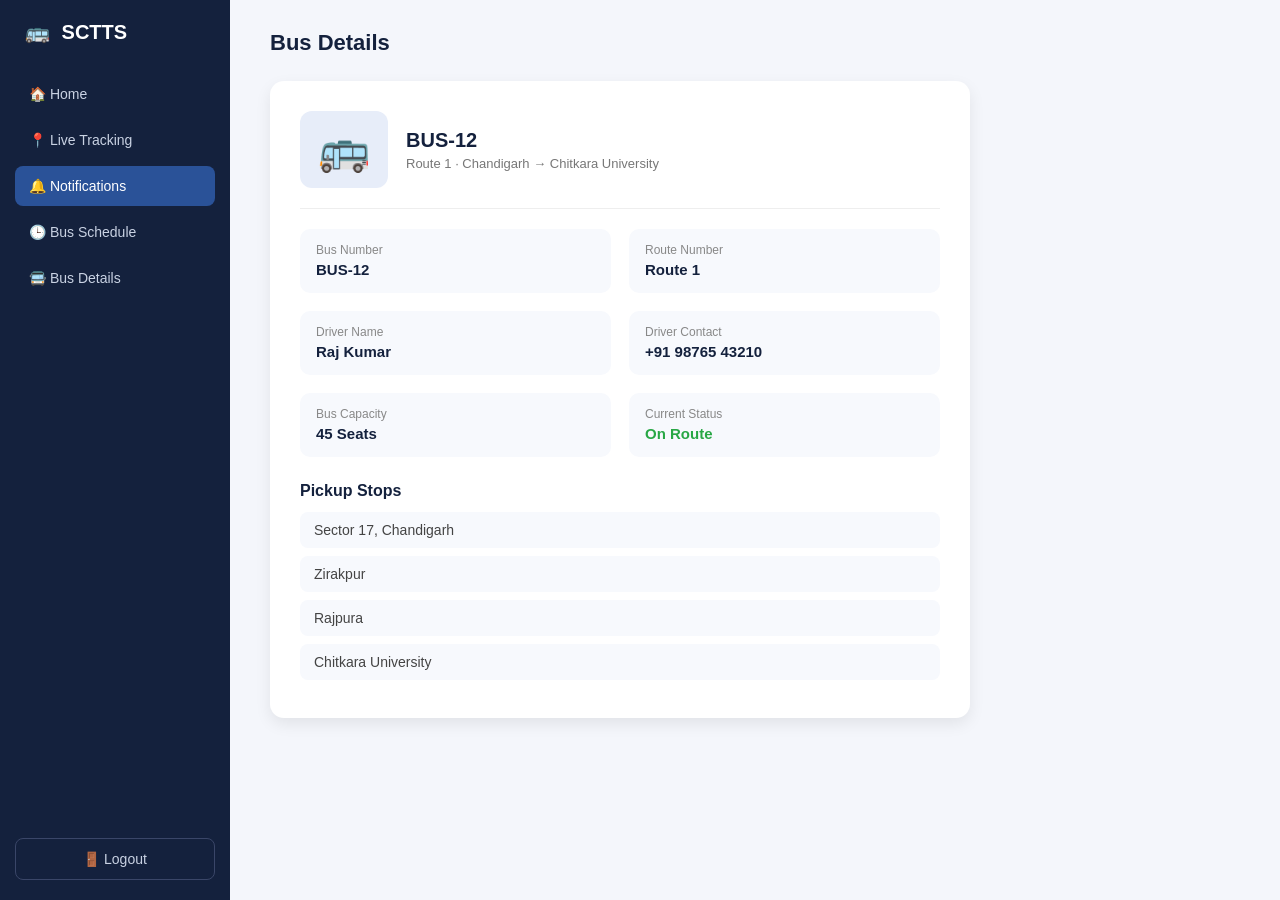
<file: html/bus-details.html>
<!DOCTYPE html>
<html lang="en">
<head>
<meta charset="UTF-8">
<meta name="viewport" content="width=device-width, initial-scale=1.0">
<title>SCTTS - Bus Details</title>
<link rel="stylesheet" href="../css/bus-details.css">
</head>
<body>

<div class="layout">


  </aside><aside class="sidebar">
    <div class="logo">🚌 <span>SCTTS</span></div>
    <nav class="nav-links">
      <a href="../html/dashboard.html">🏠 Home</a>
      <a href="../html/live-tracking.html">📍 Live Tracking</a>
      <a href="../html/notifications.html" class="active">🔔 Notifications</a>
      <a href="../html/schedule.html">🕒 Bus Schedule</a>
      <a href="../html/bus-details.html">🚍 Bus Details</a>
    </nav>
    <a href="../html/login.html" class="logout-btn">🚪 Logout</a>
  </aside>


  <main class="main-content">

    <header class="topbar">
      <h1>Bus Details</h1>
    </header>

    <section class="details-card">

      <div class="details-header">
        <div class="bus-emoji">🚌</div>
        <div>
          <h2>BUS-12</h2>
          <p>Route 1 · Chandigarh → Chitkara University</p>
        </div>
      </div>

      <div class="details-grid">
        <div class="detail-item">
          <span class="label">Bus Number</span>
          <span class="value">BUS-12</span>
        </div>
        <div class="detail-item">
          <span class="label">Route Number</span>
          <span class="value">Route 1</span>
        </div>
        <div class="detail-item">
          <span class="label">Driver Name</span>
          <span class="value">Raj Kumar</span>
        </div>
        <div class="detail-item">
          <span class="label">Driver Contact</span>
          <span class="value">+91 98765 43210</span>
        </div>
        <div class="detail-item">
          <span class="label">Bus Capacity</span>
          <span class="value">45 Seats</span>
        </div>
        <div class="detail-item">
          <span class="label">Current Status</span>
          <span class="value status-ok">On Route</span>
        </div>
      </div>

      <div class="stops-section">
        <h3>Pickup Stops</h3>
        <ul class="stops-list">
          <li>Sector 17, Chandigarh</li>
          <li>Zirakpur</li>
          <li>Rajpura</li>
          <li>Chitkara University</li>
        </ul>
      </div>

    </section>

  </main>

</div>

</body>
</html>
</file>
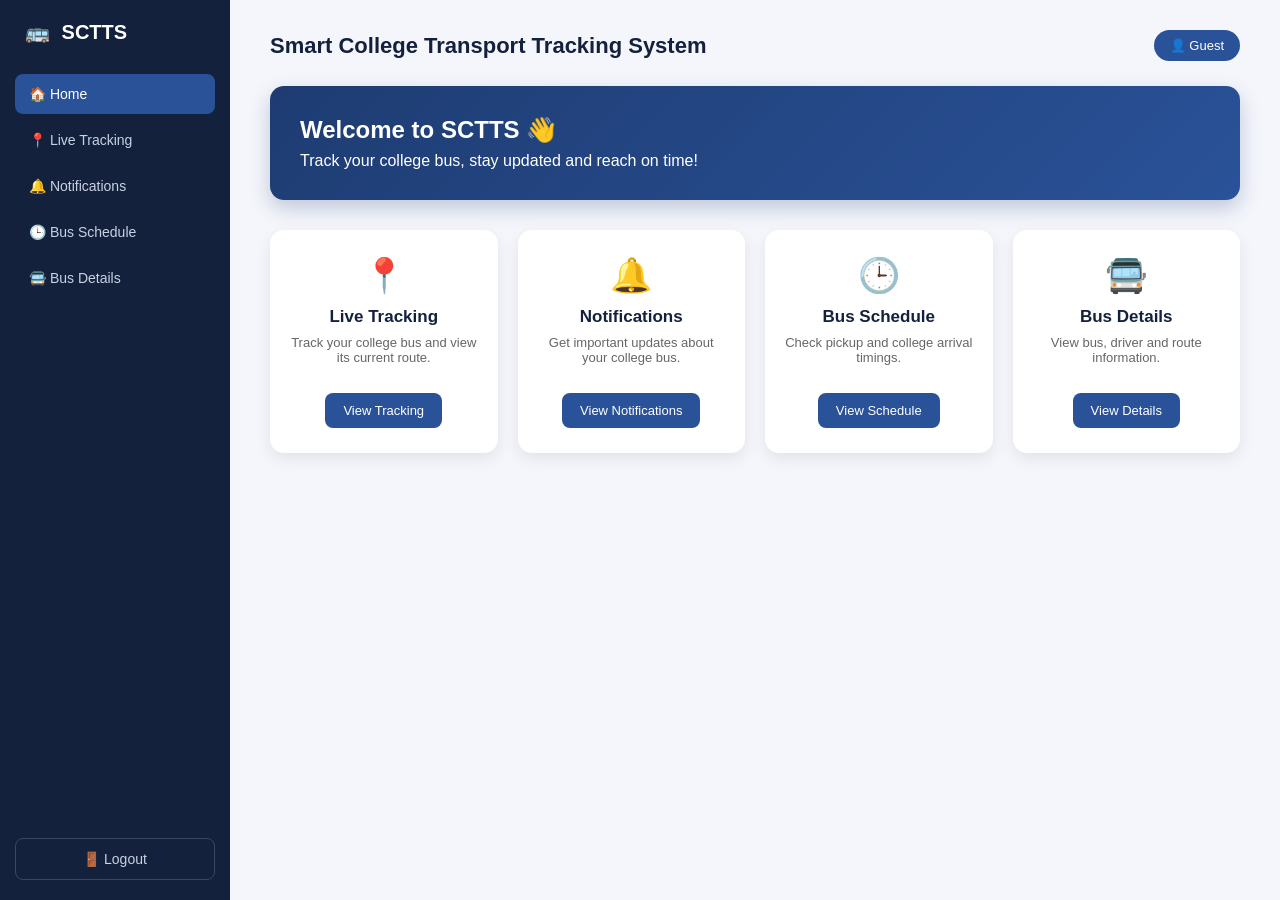
<file: html/dashboard.html>
<!DOCTYPE html>
<html lang="en">
<head>
<meta charset="UTF-8">
<meta name="viewport" content="width=device-width, initial-scale=1.0">
<title>SCTTS - Dashboard</title>
<link rel="stylesheet" href="../css/dashboard.css">
</head>
<body>

<div class="layout">

  
  <aside class="sidebar">
    <div class="logo">🚌 <span>SCTTS</span></div>

    <nav class="nav-links">
      <a href="../html/dashboard.html" class="active">🏠 Home</a>
      <a href="../html/live-tracking.html">📍 Live Tracking</a>
      <a href="../html/notifications.html">🔔 Notifications</a>
      <a href="../html/schedule.html">🕒 Bus Schedule</a>
      <a href="../html/bus-details.html">🚍 Bus Details</a>
    </nav>

    <button id="logoutBtn" class="logout-btn">🚪 Logout</button>
  </aside>

  
  <main class="main-content">

    <header class="topbar">
      <h1>Smart College Transport Tracking System</h1>
      <span id="userName" class="user-name"></span>
    </header>

    <section class="welcome-banner">
      <h2>Welcome to SCTTS 👋</h2>
      <p>Track your college bus, stay updated and reach on time!</p>
    </section>

    <section class="cards-grid">

      <div class="card">
        <div class="card-icon">📍</div>
        <h3>Live Tracking</h3>
        <p>Track your college bus and view its current route.</p>
        <a href="../html/live-tracking.html" class="card-btn">View Tracking</a>
      </div>

      <div class="card">
        <div class="card-icon">🔔</div>
        <h3>Notifications</h3>
        <p>Get important updates about your college bus.</p>
        <a href="../html/notifications.html" class="card-btn">View Notifications</a>
      </div>

      <div class="card">
        <div class="card-icon">🕒</div>
        <h3>Bus Schedule</h3>
        <p>Check pickup and college arrival timings.</p>
        <a href="../html/schedule.html" class="card-btn">View Schedule</a>
      </div>

      <div class="card">
        <div class="card-icon">🚍</div>
        <h3>Bus Details</h3>
        <p>View bus, driver and route information.</p>
        <a href="../html/bus-details.html" class="card-btn">View Details</a>
      </div>

    </section>

  </main>

</div>

<script src="../js/dashboard.js"></script>
</body>
</html>
</file>
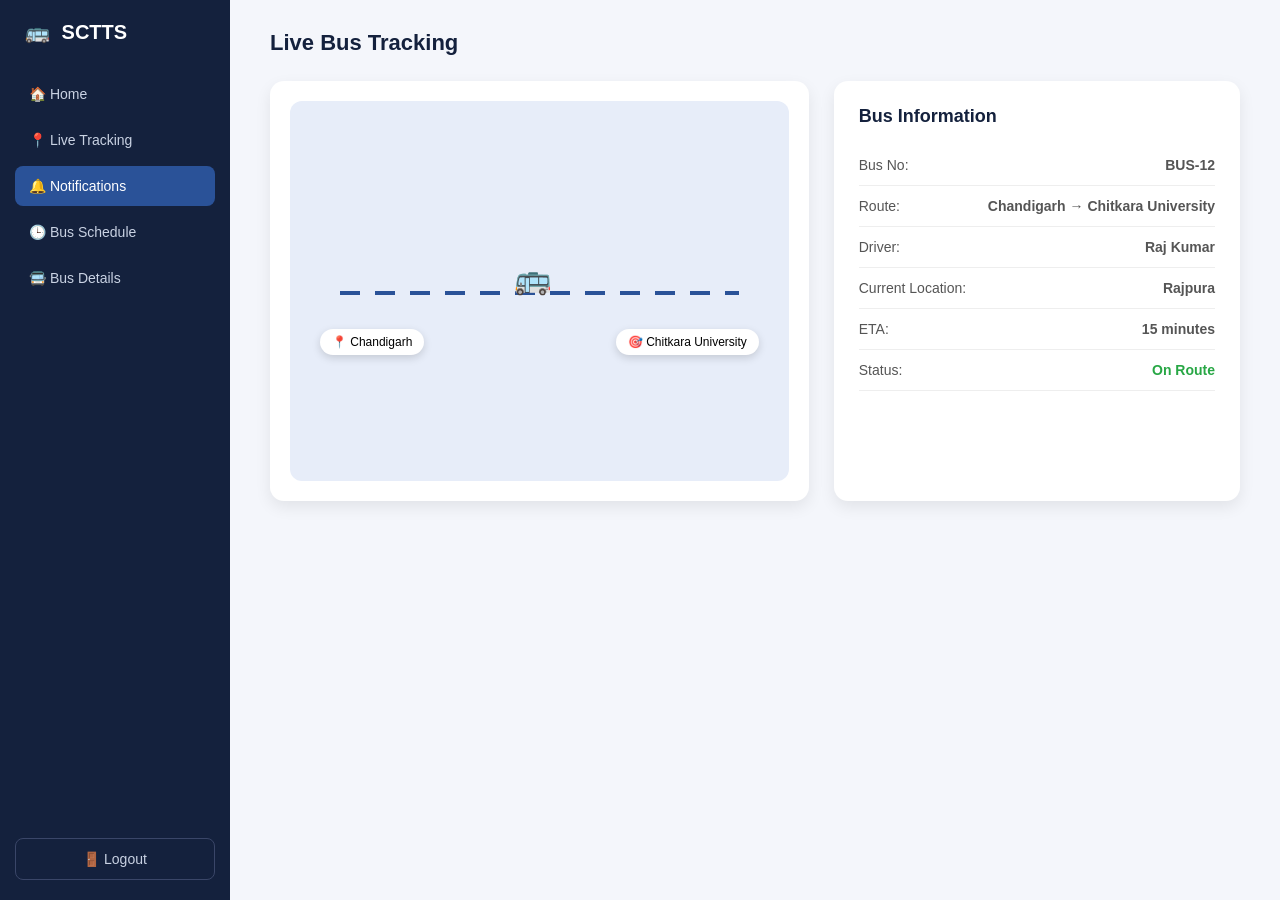
<file: html/live-tracking.html>
<!DOCTYPE html>
<html lang="en">
<head>
<meta charset="UTF-8">
<meta name="viewport" content="width=device-width, initial-scale=1.0">
<title>SCTTS - Live Tracking</title>
<link rel="stylesheet" href="../css/live-tracking.css">
</head>
<body>

<div class="layout">

 <aside class="sidebar">
    <div class="logo">🚌 <span>SCTTS</span></div>
    <nav class="nav-links">
      <a href="../html/dashboard.html">🏠 Home</a>
      <a href="../html/live-tracking.html">📍 Live Tracking</a>
      <a href="../html/notifications.html" class="active">🔔 Notifications</a>
      <a href="../html/schedule.html">🕒 Bus Schedule</a>
      <a href="../html/bus-details.html">🚍 Bus Details</a>
    </nav>
    <a href="../html/login.html" class="logout-btn">🚪 Logout</a>
  </aside>


  <main class="main-content">

    <header class="topbar">
      <h1>Live Bus Tracking</h1>
    </header>

    <section class="tracking-wrapper">

      <div class="map-box">
        <div class="map-placeholder">
          <div class="route-line"></div>
          <div class="bus-marker">🚌</div>
          <div class="pin start">📍 Chandigarh</div>
          <div class="pin end">🎯 Chitkara University</div>
        </div>
      </div>

      <div class="info-card">
        <h2>Bus Information</h2>

        <div class="info-row">
          <span>Bus No:</span>
          <strong>BUS-12</strong>
        </div>
        <div class="info-row">
          <span>Route:</span>
          <strong>Chandigarh → Chitkara University</strong>
        </div>
        <div class="info-row">
          <span>Driver:</span>
          <strong>Raj Kumar</strong>
        </div>
        <div class="info-row">
          <span>Current Location:</span>
          <strong>Rajpura</strong>
        </div>
        <div class="info-row">
          <span>ETA:</span>
          <strong>15 minutes</strong>
        </div>
        <div class="info-row">
          <span>Status:</span>
          <strong class="status on-route">On Route</strong>
        </div>
      </div>

    </section>

  </main>

</div>

</body>
</html>
</file>
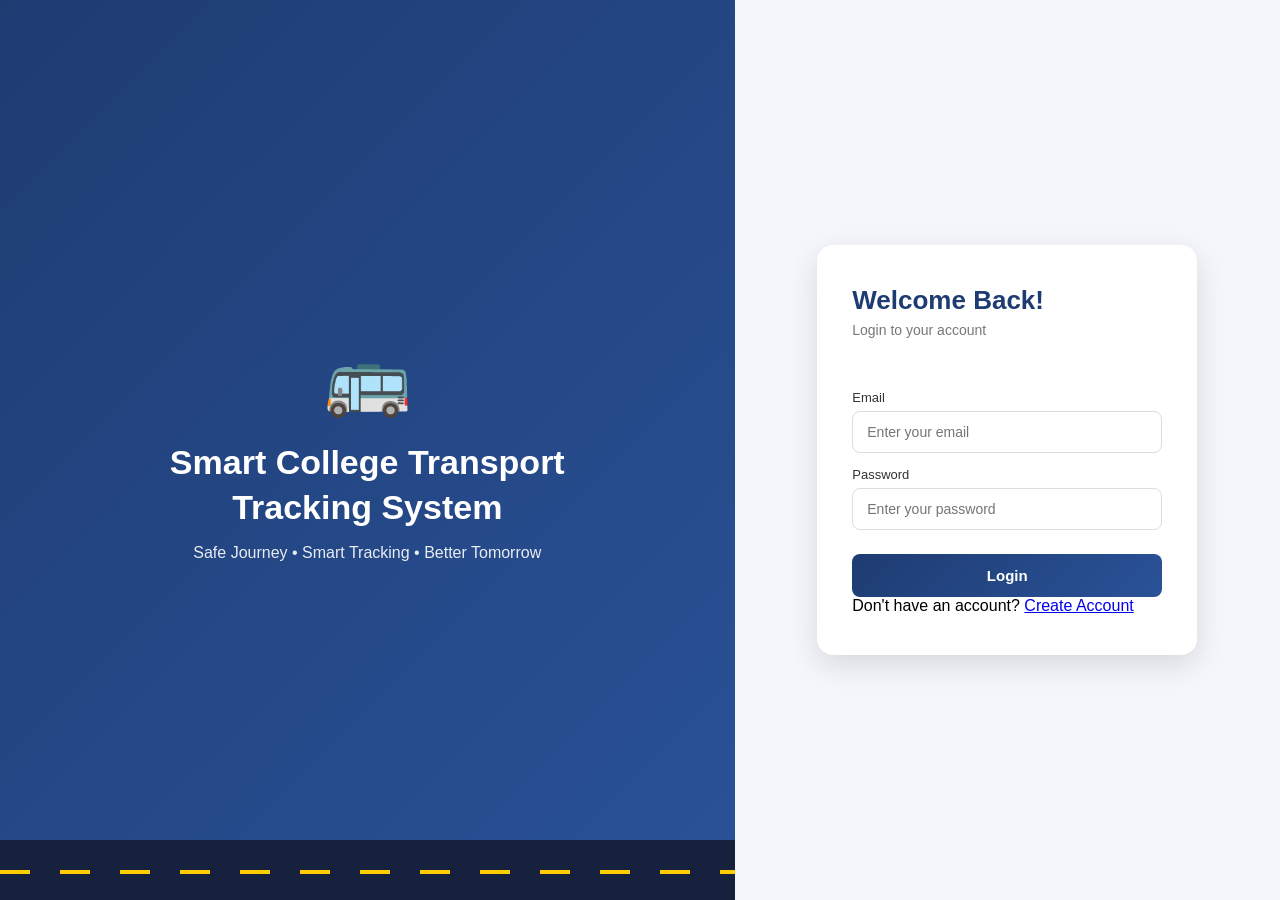
<file: html/login.html>
<!DOCTYPE html>
<html lang="en">

<head>
    <meta charset="UTF-8">
    <meta name="viewport" content="width=device-width, initial-scale=1.0">

    <title>SCTTS - Login</title>

    <link rel="stylesheet" href="../css/login.css">
</head>

<body>

    <div class="login-wrapper">

        <div class="login-left">

            <div class="left-content">

                <div class="bus-icon">🚌</div>

                <h1>
                    Smart College Transport
                    <br>
                    Tracking System
                </h1>

                <p>
                    Safe Journey • Smart Tracking • Better Tomorrow
                </p>

            </div>

            <div class="road"></div>

        </div>


        <div class="login-right">

            <div class="login-card">

                <h2>Welcome Back!</h2>

                <p class="subtitle">
                    Login to your account
                </p>

                <p id="errorMsg" class="error-msg"></p>

                <form id="loginForm">

                    <label for="email">
                        Email
                    </label>

                    <input
                        type="email"
                        id="email"
                        placeholder="Enter your email"
                        required
                    >

                    <label for="password">
                        Password
                    </label>

                    <input
                        type="password"
                        id="password"
                        placeholder="Enter your password"
                        required
                    >

                    <button type="submit" class="login-btn">
                        Login
                    </button>

                </form>

                <p class="register-text">
                    Don't have an account?
                    <a href="../html/register.html">Create Account</a>
                </p>

            </div>

        </div>

    </div>

    <script src="../js/login.js"></script>

</body>
</html>
</file>
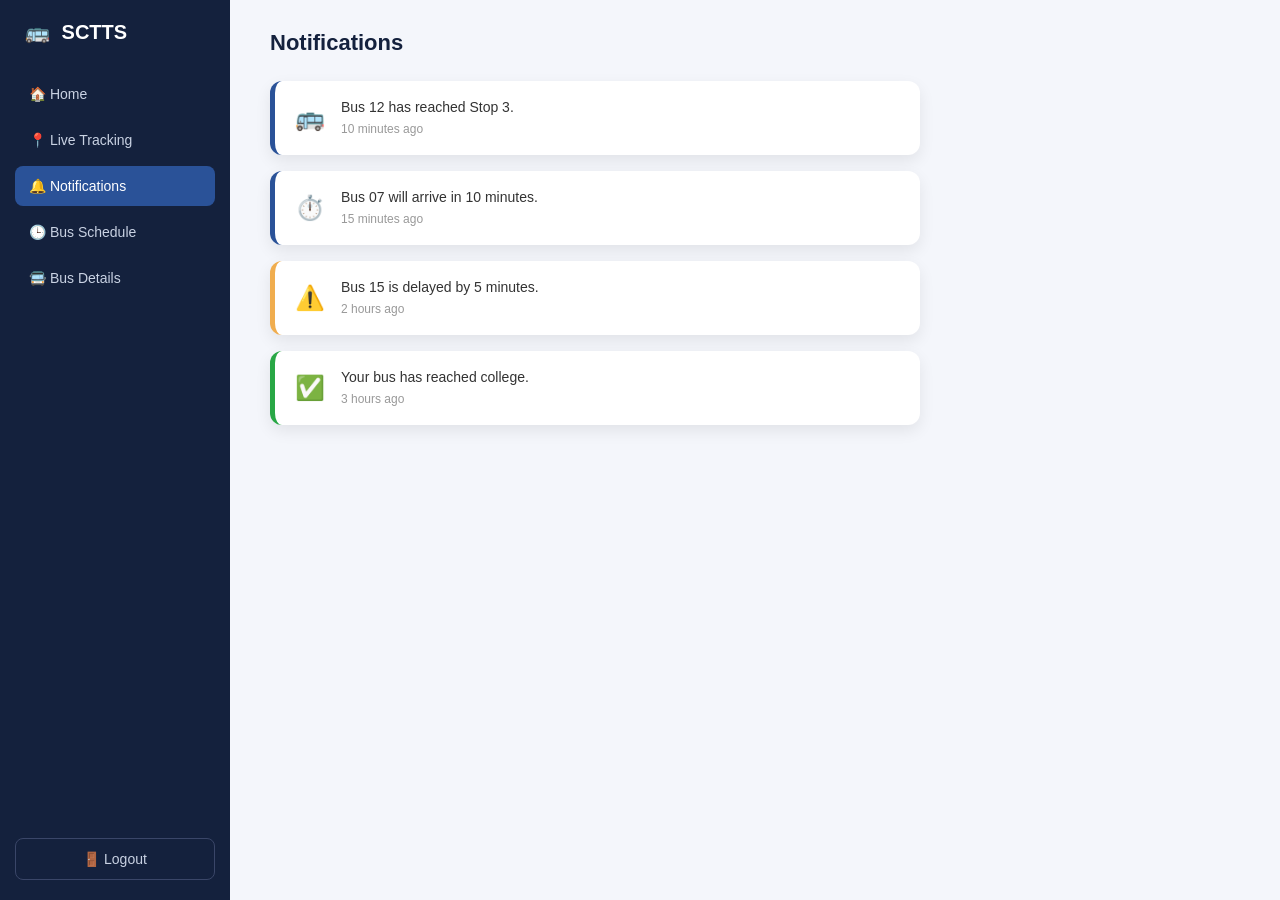
<file: html/notifications.html>
<!DOCTYPE html>
<html lang="en">
<head>
<meta charset="UTF-8">
<meta name="viewport" content="width=device-width, initial-scale=1.0">
<title>SCTTS - Notifications</title>
<link rel="stylesheet" href="../css/notifications.css">
</head>
<body>

<div class="layout">

  <aside class="sidebar">
    <div class="logo">🚌 <span>SCTTS</span></div>
    <nav class="nav-links">
      <a href="../html/dashboard.html">🏠 Home</a>
      <a href="../html/live-tracking.html">📍 Live Tracking</a>
      <a href="../html/notifications.html" class="active">🔔 Notifications</a>
      <a href="../html/schedule.html">🕒 Bus Schedule</a>
      <a href="../html/bus-details.html">🚍 Bus Details</a>
    </nav>
    <a href="../html/login.html" class="logout-btn">🚪 Logout</a>
  </aside>

  <main class="main-content">

    <header class="topbar">
      <h1>Notifications</h1>
    </header>

    <section class="notif-list">

      <div class="notif-card">
        <div class="notif-icon">🚌</div>
        <div class="notif-text">
          <p>Bus 12 has reached Stop 3.</p>
          <span class="notif-time">10 minutes ago</span>
        </div>
      </div>

      <div class="notif-card">
        <div class="notif-icon">⏱️</div>
        <div class="notif-text">
          <p>Bus 07 will arrive in 10 minutes.</p>
          <span class="notif-time">15 minutes ago</span>
        </div>
      </div>

      <div class="notif-card warning">
        <div class="notif-icon">⚠️</div>
        <div class="notif-text">
          <p>Bus 15 is delayed by 5 minutes.</p>
          <span class="notif-time">2 hours ago</span>
        </div>
      </div>

      <div class="notif-card success">
        <div class="notif-icon">✅</div>
        <div class="notif-text">
          <p>Your bus has reached college.</p>
          <span class="notif-time">3 hours ago</span>
        </div>
      </div>

    </section>

  </main>

</div>

</body>
</html>
</file>
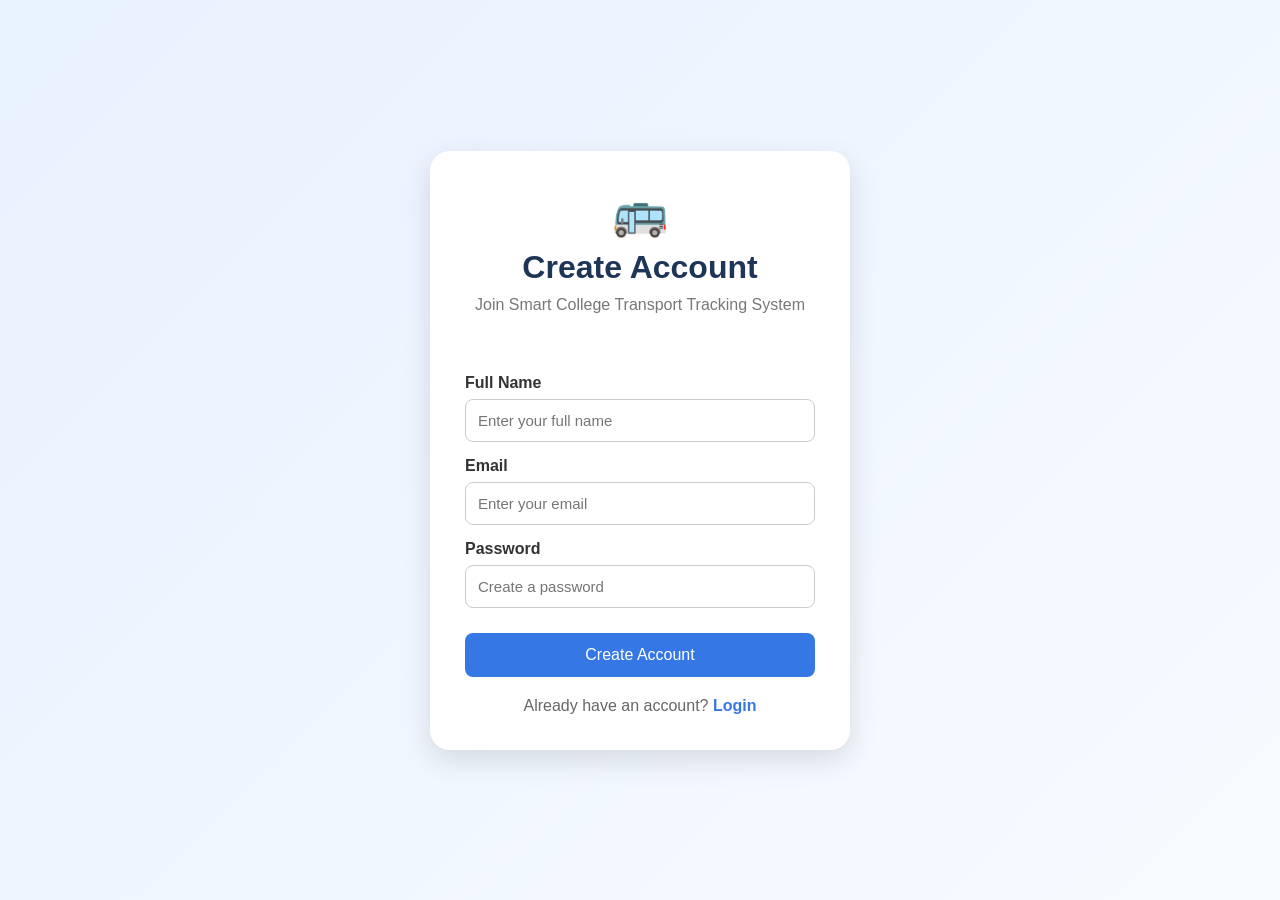
<file: html/register.html>
<!DOCTYPE html>
<html lang="en">

<head>
    <meta charset="UTF-8">

    <meta
        name="viewport"
        content="width=device-width, initial-scale=1.0"
    >

    <title>SCTTS - Register</title>

    <link rel="stylesheet" href="../css/register.css">
</head>

<body>

    <div class="register-wrapper">

        <div class="register-card">

            <div class="bus-icon">
                🚌
            </div>

            <h1>
                Create Account
            </h1>

            <p class="subtitle">
                Join Smart College Transport Tracking System
            </p>

            <p id="message" class="message"></p>


            <form id="registerForm">

                <label for="name">
                    Full Name
                </label>

                <input
                    type="text"
                    id="name"
                    placeholder="Enter your full name"
                    required
                >


                <label for="email">
                    Email
                </label>

                <input
                    type="email"
                    id="email"
                    placeholder="Enter your email"
                    required
                >


                <label for="password">
                    Password
                </label>

                <input
                    type="password"
                    id="password"
                    placeholder="Create a password"
                    required
                >


                <button
                    type="submit"
                    class="register-btn"
                >
                    Create Account
                </button>

            </form>


            <p class="login-text">

                Already have an account?

                <a href="../html/login.html">
                    Login
                </a>

            </p>

        </div>

    </div>


    <script src="../js/register.js"></script>

</body>

</html>
</file>
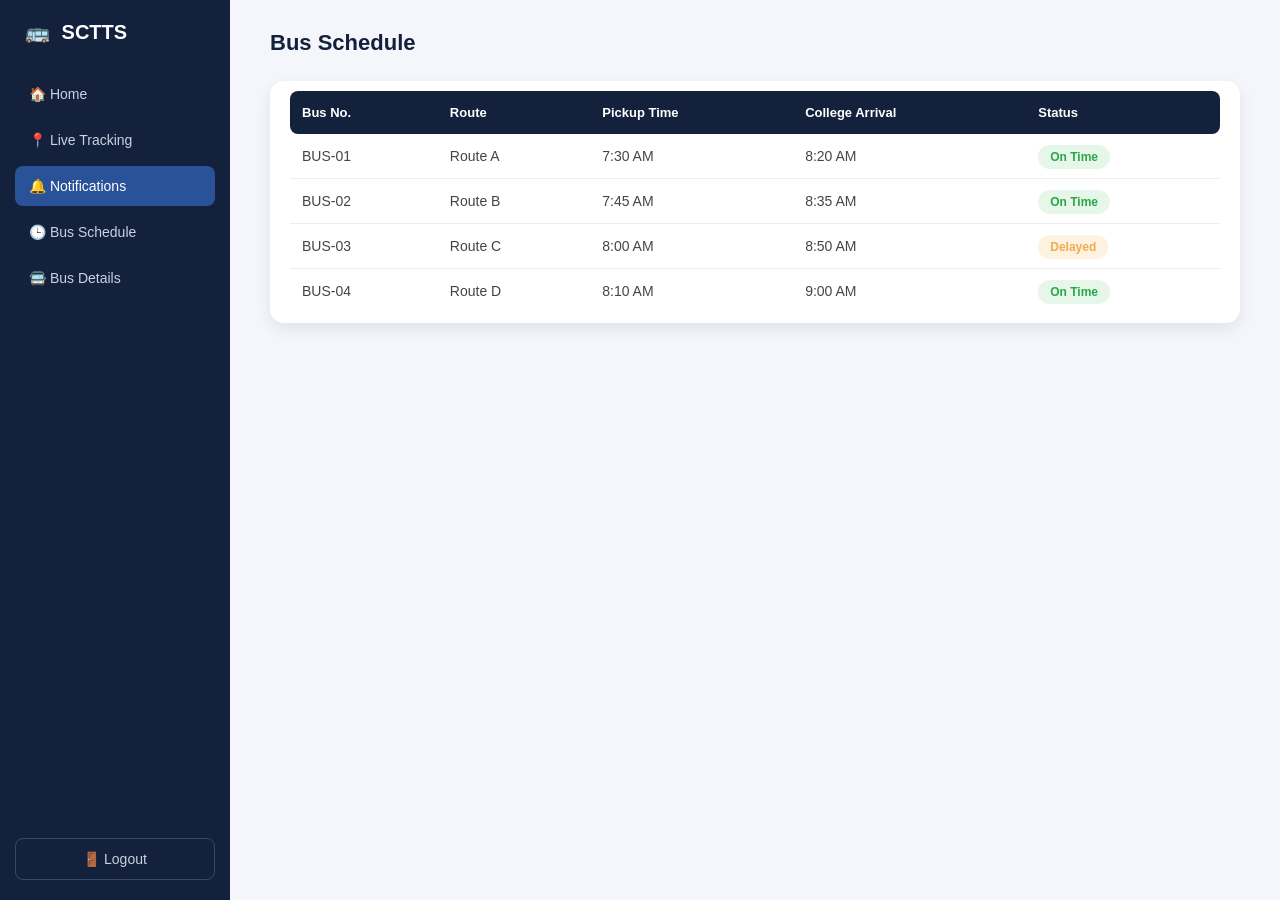
<file: html/schedule.html>
<!DOCTYPE html>
<html lang="en">
<head>
<meta charset="UTF-8">
<meta name="viewport" content="width=device-width, initial-scale=1.0">
<title>SCTTS - Bus Schedule</title>
<link rel="stylesheet" href="../css/schedule.css">
</head>
<body>

<div class="layout">

  </aside><aside class="sidebar">
    <div class="logo">🚌 <span>SCTTS</span></div>
    <nav class="nav-links">
      <a href="../html/dashboard.html">🏠 Home</a>
      <a href="../html/live-tracking.html">📍 Live Tracking</a>
      <a href="../html/notifications.html" class="active">🔔 Notifications</a>
      <a href="../html/schedule.html">🕒 Bus Schedule</a>
      <a href="../html/bus-details.html">🚍 Bus Details</a>
    </nav>
    <a href="../html/login.html" class="logout-btn">🚪 Logout</a>
  </aside>


  <main class="main-content">

    <header class="topbar">
      <h1>Bus Schedule</h1>
    </header>

    <section class="table-card">
      <table>
        <thead>
          <tr>
            <th>Bus No.</th>
            <th>Route</th>
            <th>Pickup Time</th>
            <th>College Arrival</th>
            <th>Status</th>
          </tr>
        </thead>
        <tbody>
          <tr>
            <td>BUS-01</td>
            <td>Route A</td>
            <td>7:30 AM</td>
            <td>8:20 AM</td>
            <td><span class="badge on-time">On Time</span></td>
          </tr>
          <tr>
            <td>BUS-02</td>
            <td>Route B</td>
            <td>7:45 AM</td>
            <td>8:35 AM</td>
            <td><span class="badge on-time">On Time</span></td>
          </tr>
          <tr>
            <td>BUS-03</td>
            <td>Route C</td>
            <td>8:00 AM</td>
            <td>8:50 AM</td>
            <td><span class="badge delayed">Delayed</span></td>
          </tr>
          <tr>
            <td>BUS-04</td>
            <td>Route D</td>
            <td>8:10 AM</td>
            <td>9:00 AM</td>
            <td><span class="badge on-time">On Time</span></td>
          </tr>
        </tbody>
      </table>
    </section>

  </main>

</div>

</body>
</html>
</file>
<file: css/bus-details.css>
* {
  margin: 0;
  padding: 0;
  box-sizing: border-box;
  font-family: Arial, sans-serif;
}

body {
  background: #f4f6fb;
}

.layout {
  display: flex;
  min-height: 100vh;
}


.sidebar {
  width: 230px;
  background: #14213d;
  color: white;
  display: flex;
  flex-direction: column;
  padding: 20px 15px;
}

.logo {
  font-size: 20px;
  font-weight: bold;
  margin-bottom: 30px;
  padding: 0 10px;
}

.logo span {
  margin-left: 6px;
}

.nav-links {
  display: flex;
  flex-direction: column;
  gap: 6px;
  flex: 1;
}

.nav-links a {
  color: #c9d2e3;
  text-decoration: none;
  padding: 12px 14px;
  border-radius: 8px;
  font-size: 14px;
}

.nav-links a:hover {
  background: #1f2c4d;
  color: white;
}

.nav-links a.active {
  background: #2a5298;
  color: white;
}

.logout-btn {
  background: transparent;
  border: 1px solid #3a4668;
  color: #c9d2e3;
  padding: 12px;
  border-radius: 8px;
  text-align: center;
  text-decoration: none;
  font-size: 14px;
  display: block;
}

.logout-btn:hover {
  background: #d9534f;
  border-color: #d9534f;
  color: white;
}


.main-content {
  flex: 1;
  padding: 30px 40px;
}

.topbar h1 {
  font-size: 22px;
  color: #14213d;
  margin-bottom: 25px;
}


.details-card {
  background: white;
  border-radius: 14px;
  box-shadow: 0 6px 16px rgba(0,0,0,0.08);
  padding: 30px;
  max-width: 700px;
}

.details-header {
  display: flex;
  align-items: center;
  gap: 18px;
  padding-bottom: 20px;
  border-bottom: 1px solid #eee;
  margin-bottom: 20px;
}

.bus-emoji {
  font-size: 42px;
  background: #e7edf9;
  padding: 14px 18px;
  border-radius: 12px;
}

.details-header h2 {
  color: #14213d;
  font-size: 20px;
}

.details-header p {
  color: #777;
  font-size: 13px;
  margin-top: 4px;
}

.details-grid {
  display: flex;
  flex-wrap: wrap;
  gap: 18px;
  margin-bottom: 25px;
}

.detail-item {
  flex: 1 1 45%;
  background: #f7f9fd;
  padding: 14px 16px;
  border-radius: 10px;
}

.label {
  display: block;
  font-size: 12px;
  color: #888;
  margin-bottom: 4px;
}

.value {
  font-size: 15px;
  color: #14213d;
  font-weight: bold;
}

.status-ok {
  color: #28a745;
}

.stops-section h3 {
  font-size: 16px;
  color: #14213d;
  margin-bottom: 12px;
}

.stops-list {
  list-style: none;
}

.stops-list li {
  padding: 10px 14px;
  background: #f7f9fd;
  border-radius: 8px;
  margin-bottom: 8px;
  font-size: 14px;
  color: #444;
}


@media (max-width: 700px) {
  .layout {
    flex-direction: column;
  }
  .sidebar {
    width: 100%;
    flex-direction: row;
    overflow-x: auto;
  }
  .nav-links {
    flex-direction: row;
  }
  .detail-item {
    flex: 1 1 100%;
  }
}
</file>
<file: css/dashboard.css>
* {
  margin: 0;
  padding: 0;
  box-sizing: border-box;
  font-family: Arial, sans-serif;
}

body {
  background: #f4f6fb;
}

.layout {
  display: flex;
  min-height: 100vh;
}


.sidebar {
  width: 230px;
  background: #14213d;
  color: white;
  display: flex;
  flex-direction: column;
  padding: 20px 15px;
}

.logo {
  font-size: 20px;
  font-weight: bold;
  margin-bottom: 30px;
  padding: 0 10px;
}

.logo span {
  margin-left: 6px;
}

.nav-links {
  display: flex;
  flex-direction: column;
  gap: 6px;
  flex: 1;
}

.nav-links a {
  color: #c9d2e3;
  text-decoration: none;
  padding: 12px 14px;
  border-radius: 8px;
  font-size: 14px;
}

.nav-links a:hover {
  background: #1f2c4d;
  color: white;
}

.nav-links a.active {
  background: #2a5298;
  color: white;
}

.logout-btn {
  background: transparent;
  border: 1px solid #3a4668;
  color: #c9d2e3;
  padding: 12px;
  border-radius: 8px;
  cursor: pointer;
  font-size: 14px;
}

.logout-btn:hover {
  background: #d9534f;
  border-color: #d9534f;
  color: white;
}


.main-content {
  flex: 1;
  padding: 30px 40px;
}

.topbar {
  display: flex;
  justify-content: space-between;
  align-items: center;
  margin-bottom: 25px;
}

.topbar h1 {
  font-size: 22px;
  color: #14213d;
}

.user-name {
  background: #2a5298;
  color: white;
  padding: 8px 16px;
  border-radius: 20px;
  font-size: 13px;
}

.welcome-banner {
  background: linear-gradient(135deg, #1e3c72, #2a5298);
  color: white;
  padding: 30px;
  border-radius: 14px;
  margin-bottom: 30px;
  box-shadow: 0 8px 20px rgba(30,60,114,0.25);
}

.welcome-banner h2 {
  margin-bottom: 8px;
}

/* CARDS GRID */
.cards-grid {
  display: flex;
  flex-wrap: wrap;
  gap: 20px;
}

.card {
  background: white;
  flex: 1 1 220px;
  padding: 25px 20px;
  border-radius: 14px;
  box-shadow: 0 6px 16px rgba(0,0,0,0.08);
  text-align: center;
}

.card-icon {
  font-size: 34px;
  margin-bottom: 12px;
}

.card h3 {
  color: #14213d;
  margin-bottom: 8px;
  font-size: 17px;
}

.card p {
  color: #666;
  font-size: 13px;
  margin-bottom: 18px;
  min-height: 40px;
}

.card-btn {
  display: inline-block;
  background: #2a5298;
  color: white;
  text-decoration: none;
  padding: 10px 18px;
  border-radius: 8px;
  font-size: 13px;
}

.card-btn:hover {
  background: #1e3c72;
}


@media (max-width: 700px) {
  .layout {
    flex-direction: column;
  }
  .sidebar {
    width: 100%;
    flex-direction: row;
    overflow-x: auto;
  }
  .nav-links {
    flex-direction: row;
  }
}
</file>
<file: css/live-tracking.css>
* {
  margin: 0;
  padding: 0;
  box-sizing: border-box;
  font-family: Arial, sans-serif;
}

body {
  background: #f4f6fb;
}

.layout {
  display: flex;
  min-height: 100vh;
}


.sidebar {
  width: 230px;
  background: #14213d;
  color: white;
  display: flex;
  flex-direction: column;
  padding: 20px 15px;
}

.logo {
  font-size: 20px;
  font-weight: bold;
  margin-bottom: 30px;
  padding: 0 10px;
}

.logo span {
  margin-left: 6px;
}

.nav-links {
  display: flex;
  flex-direction: column;
  gap: 6px;
  flex: 1;
}

.nav-links a {
  color: #c9d2e3;
  text-decoration: none;
  padding: 12px 14px;
  border-radius: 8px;
  font-size: 14px;
}

.nav-links a:hover {
  background: #1f2c4d;
  color: white;
}

.nav-links a.active {
  background: #2a5298;
  color: white;
}

.logout-btn {
  background: transparent;
  border: 1px solid #3a4668;
  color: #c9d2e3;
  padding: 12px;
  border-radius: 8px;
  text-align: center;
  text-decoration: none;
  font-size: 14px;
  display: block;
}

.logout-btn:hover {
  background: #d9534f;
  border-color: #d9534f;
  color: white;
}

/* MAIN CONTENT */
.main-content {
  flex: 1;
  padding: 30px 40px;
}

.topbar h1 {
  font-size: 22px;
  color: #14213d;
  margin-bottom: 25px;
}


.tracking-wrapper {
  display: flex;
  gap: 25px;
  flex-wrap: wrap;
}

.map-box {
  flex: 1.4;
  min-width: 300px;
  background: white;
  border-radius: 14px;
  box-shadow: 0 6px 16px rgba(0,0,0,0.08);
  padding: 20px;
}

.map-placeholder {
  background: #e7edf9;
  border-radius: 12px;
  height: 380px;
  position: relative;
  overflow: hidden;
}

.route-line {
  position: absolute;
  top: 50%;
  left: 10%;
  width: 80%;
  height: 4px;
  background: repeating-linear-gradient(
    to right,
    #2a5298 0,
    #2a5298 20px,
    transparent 20px,
    transparent 35px
  );
}

.bus-marker {
  position: absolute;
  top: 42%;
  left: 45%;
  font-size: 30px;
}

.pin {
  position: absolute;
  background: white;
  padding: 6px 12px;
  border-radius: 20px;
  font-size: 12px;
  box-shadow: 0 3px 8px rgba(0,0,0,0.15);
}

.pin.start {
  top: 60%;
  left: 6%;
}

.pin.end {
  top: 60%;
  right: 6%;
}

.info-card {
  flex: 1;
  min-width: 260px;
  background: white;
  border-radius: 14px;
  box-shadow: 0 6px 16px rgba(0,0,0,0.08);
  padding: 25px;
}

.info-card h2 {
  color: #14213d;
  font-size: 18px;
  margin-bottom: 18px;
}

.info-row {
  display: flex;
  justify-content: space-between;
  padding: 12px 0;
  border-bottom: 1px solid #eee;
  font-size: 14px;
  color: #555;
}

.status.on-route {
  color: #28a745;
}

/* RESPONSIVE */
@media (max-width: 700px) {
  .layout {
    flex-direction: column;
  }
  .sidebar {
    width: 100%;
    flex-direction: row;
    overflow-x: auto;
  }
  .nav-links {
    flex-direction: row;
  }
}
</file>
<file: css/login.css>
* {
  margin: 0;
  padding: 0;
  box-sizing: border-box;
  font-family: Arial, sans-serif;
}

body {
  height: 100vh;
  overflow: hidden;
}

.login-wrapper {
  display: flex;
  height: 100vh;
  width: 100%;
}


.login-left {
  flex: 1.2;
  background: linear-gradient(135deg, #1e3c72, #2a5298);
  color: white;
  display: flex;
  flex-direction: column;
  justify-content: center;
  align-items: center;
  text-align: center;
  position: relative;
  padding: 40px;
}

.left-content {
  z-index: 2;
}

.bus-icon {
  font-size: 70px;
  margin-bottom: 20px;
}

.login-left h1 {
  font-size: 34px;
  margin-bottom: 15px;
  line-height: 1.3;
}

.login-left p {
  font-size: 16px;
  opacity: 0.9;
}

.road {
  position: absolute;
  bottom: 0;
  width: 100%;
  height: 60px;
  background: #16213e;
}

.road::before {
  content: "";
  position: absolute;
  top: 50%;
  left: 0;
  width: 100%;
  height: 4px;
  background: repeating-linear-gradient(
    to right,
    #ffcc00 0,
    #ffcc00 30px,
    transparent 30px,
    transparent 60px
  );
}

.login-right {
  flex: 1;
  background: #f4f6fb;
  display: flex;
  justify-content: center;
  align-items: center;
}

.login-card {
  background: white;
  width: 380px;
  padding: 40px 35px;
  border-radius: 16px;
  box-shadow: 0 10px 30px rgba(0,0,0,0.12);
}

.login-card h2 {
  color: #1e3c72;
  font-size: 26px;
  margin-bottom: 6px;
}

.subtitle {
  color: #777;
  font-size: 14px;
  margin-bottom: 20px;
}

.login-card label {
  display: block;
  font-size: 13px;
  color: #333;
  margin: 14px 0 6px;
}

.login-card input {
  width: 100%;
  padding: 12px 14px;
  border: 1px solid #ddd;
  border-radius: 8px;
  font-size: 14px;
  outline: none;
}

.login-card input:focus {
  border-color: #2a5298;
}

.login-btn {
  width: 100%;
  padding: 13px;
  margin-top: 24px;
  background: linear-gradient(135deg, #1e3c72, #2a5298);
  color: white;
  border: none;
  border-radius: 8px;
  font-size: 15px;
  font-weight: bold;
  cursor: pointer;
}

.login-btn:hover {
  opacity: 0.9;
}

.error-msg {
  color: #d9534f;
  font-size: 13px;
  min-height: 18px;
}

.hint {
  margin-top: 18px;
  font-size: 12px;
  color: #999;
  text-align: center;
}

@media (max-width: 800px) {
  .login-wrapper {
    flex-direction: column;
    height: auto;
    overflow: auto;
  }
  .login-left {
    padding: 40px 20px;
  }
  .login-left h1 {
    font-size: 24px;
  }
  .login-right {
    padding: 30px 0;
  }
}
</file>
<file: css/notifications.css>
* {
  margin: 0;
  padding: 0;
  box-sizing: border-box;
  font-family: Arial, sans-serif;
}

body {
  background: #f4f6fb;
}

.layout {
  display: flex;
  min-height: 100vh;
}


.sidebar {
  width: 230px;
  background: #14213d;
  color: white;
  display: flex;
  flex-direction: column;
  padding: 20px 15px;
}

.logo {
  font-size: 20px;
  font-weight: bold;
  margin-bottom: 30px;
  padding: 0 10px;
}

.logo span {
  margin-left: 6px;
}

.nav-links {
  display: flex;
  flex-direction: column;
  gap: 6px;
  flex: 1;
}

.nav-links a {
  color: #c9d2e3;
  text-decoration: none;
  padding: 12px 14px;
  border-radius: 8px;
  font-size: 14px;
}

.nav-links a:hover {
  background: #1f2c4d;
  color: white;
}

.nav-links a.active {
  background: #2a5298;
  color: white;
}

.logout-btn {
  background: transparent;
  border: 1px solid #3a4668;
  color: #c9d2e3;
  padding: 12px;
  border-radius: 8px;
  text-align: center;
  text-decoration: none;
  font-size: 14px;
  display: block;
}

.logout-btn:hover {
  background: #d9534f;
  border-color: #d9534f;
  color: white;
}


.main-content {
  flex: 1;
  padding: 30px 40px;
}

.topbar h1 {
  font-size: 22px;
  color: #14213d;
  margin-bottom: 25px;
}


.notif-list {
  display: flex;
  flex-direction: column;
  gap: 16px;
  max-width: 650px;
}

.notif-card {
  background: white;
  display: flex;
  align-items: center;
  gap: 16px;
  padding: 18px 20px;
  border-radius: 12px;
  box-shadow: 0 6px 16px rgba(0,0,0,0.08);
  border-left: 5px solid #2a5298;
}

.notif-card.warning {
  border-left-color: #f0ad4e;
}

.notif-card.success {
  border-left-color: #28a745;
}

.notif-icon {
  font-size: 24px;
}

.notif-text p {
  font-size: 14px;
  color: #333;
  margin-bottom: 4px;
}

.notif-time {
  font-size: 12px;
  color: #999;
}

/* RESPONSIVE */
@media (max-width: 700px) {
  .layout {
    flex-direction: column;
  }
  .sidebar {
    width: 100%;
    flex-direction: row;
    overflow-x: auto;
  }
  .nav-links {
    flex-direction: row;
  }
}
</file>
<file: css/register.css>
* {
    box-sizing: border-box;
    margin: 0;
    padding: 0;
}

body {
    font-family: Arial, sans-serif;
    background: linear-gradient(135deg, #e8f1ff, #f8fbff);
    min-height: 100vh;

    display: flex;
    justify-content: center;
    align-items: center;
}

.register-wrapper {
    width: 100%;
    display: flex;
    justify-content: center;
    padding: 20px;
}

.register-card {
    width: 420px;
    background: white;
    padding: 35px;
    border-radius: 20px;

    box-shadow:
        0 10px 30px rgba(0, 0, 0, 0.12);
}

.bus-icon {
    text-align: center;
    font-size: 45px;
    margin-bottom: 10px;
}

h1 {
    text-align: center;
    color: #1d3557;
    margin-bottom: 10px;
}

.subtitle {
    text-align: center;
    color: #777;
    margin-bottom: 25px;
}

label {
    display: block;
    margin-top: 15px;
    margin-bottom: 7px;
    font-weight: bold;
    color: #333;
}

input {
    width: 100%;
    padding: 12px;

    border: 1px solid #ccc;
    border-radius: 8px;

    font-size: 15px;
}

input:focus {
    outline: none;
    border-color: #3578e5;
}

.register-btn {
    width: 100%;
    margin-top: 25px;

    padding: 13px;

    border: none;
    border-radius: 8px;

    background: #3578e5;
    color: white;

    font-size: 16px;
    cursor: pointer;
}

.register-btn:hover {
    background: #245fc0;
}

.message {
    text-align: center;
    color: #3578e5;
    margin-bottom: 10px;
    min-height: 20px;
}

.login-text {
    text-align: center;
    margin-top: 20px;
    color: #666;
}

.login-text a {
    color: #3578e5;
    text-decoration: none;
    font-weight: bold;
}
</file>
<file: css/schedule.css>
* {
  margin: 0;
  padding: 0;
  box-sizing: border-box;
  font-family: Arial, sans-serif;
}

body {
  background: #f4f6fb;
}

.layout {
  display: flex;
  min-height: 100vh;
}

/* SIDEBAR */
.sidebar {
  width: 230px;
  background: #14213d;
  color: white;
  display: flex;
  flex-direction: column;
  padding: 20px 15px;
}

.logo {
  font-size: 20px;
  font-weight: bold;
  margin-bottom: 30px;
  padding: 0 10px;
}

.logo span {
  margin-left: 6px;
}

.nav-links {
  display: flex;
  flex-direction: column;
  gap: 6px;
  flex: 1;
}

.nav-links a {
  color: #c9d2e3;
  text-decoration: none;
  padding: 12px 14px;
  border-radius: 8px;
  font-size: 14px;
}

.nav-links a:hover {
  background: #1f2c4d;
  color: white;
}

.nav-links a.active {
  background: #2a5298;
  color: white;
}

.logout-btn {
  background: transparent;
  border: 1px solid #3a4668;
  color: #c9d2e3;
  padding: 12px;
  border-radius: 8px;
  text-align: center;
  text-decoration: none;
  font-size: 14px;
  display: block;
}

.logout-btn:hover {
  background: #d9534f;
  border-color: #d9534f;
  color: white;
}

/* MAIN CONTENT */
.main-content {
  flex: 1;
  padding: 30px 40px;
}

.topbar h1 {
  font-size: 22px;
  color: #14213d;
  margin-bottom: 25px;
}

/* SCHEDULE TABLE */
.table-card {
  background: white;
  border-radius: 14px;
  box-shadow: 0 6px 16px rgba(0,0,0,0.08);
  padding: 10px 20px;
  overflow-x: auto;
}

table {
  width: 100%;
  border-collapse: collapse;
}

th, td {
  text-align: left;
  padding: 14px 12px;
  font-size: 14px;
}

thead th {
  background: #14213d;
  color: white;
  font-size: 13px;
}

thead th:first-child {
  border-radius: 8px 0 0 8px;
}

thead th:last-child {
  border-radius: 0 8px 8px 0;
}

tbody tr {
  border-bottom: 1px solid #eee;
  color: #444;
}

tbody tr:last-child {
  border-bottom: none;
}

.badge {
  padding: 5px 12px;
  border-radius: 14px;
  font-size: 12px;
  font-weight: bold;
}

.badge.on-time {
  background: #e6f7ea;
  color: #28a745;
}

.badge.delayed {
  background: #fdf1e0;
  color: #f0ad4e;
}

/* RESPONSIVE */
@media (max-width: 700px) {
  .layout {
    flex-direction: column;
  }
  .sidebar {
    width: 100%;
    flex-direction: row;
    overflow-x: auto;
  }
  .nav-links {
    flex-direction: row;
  }
}
</file>
